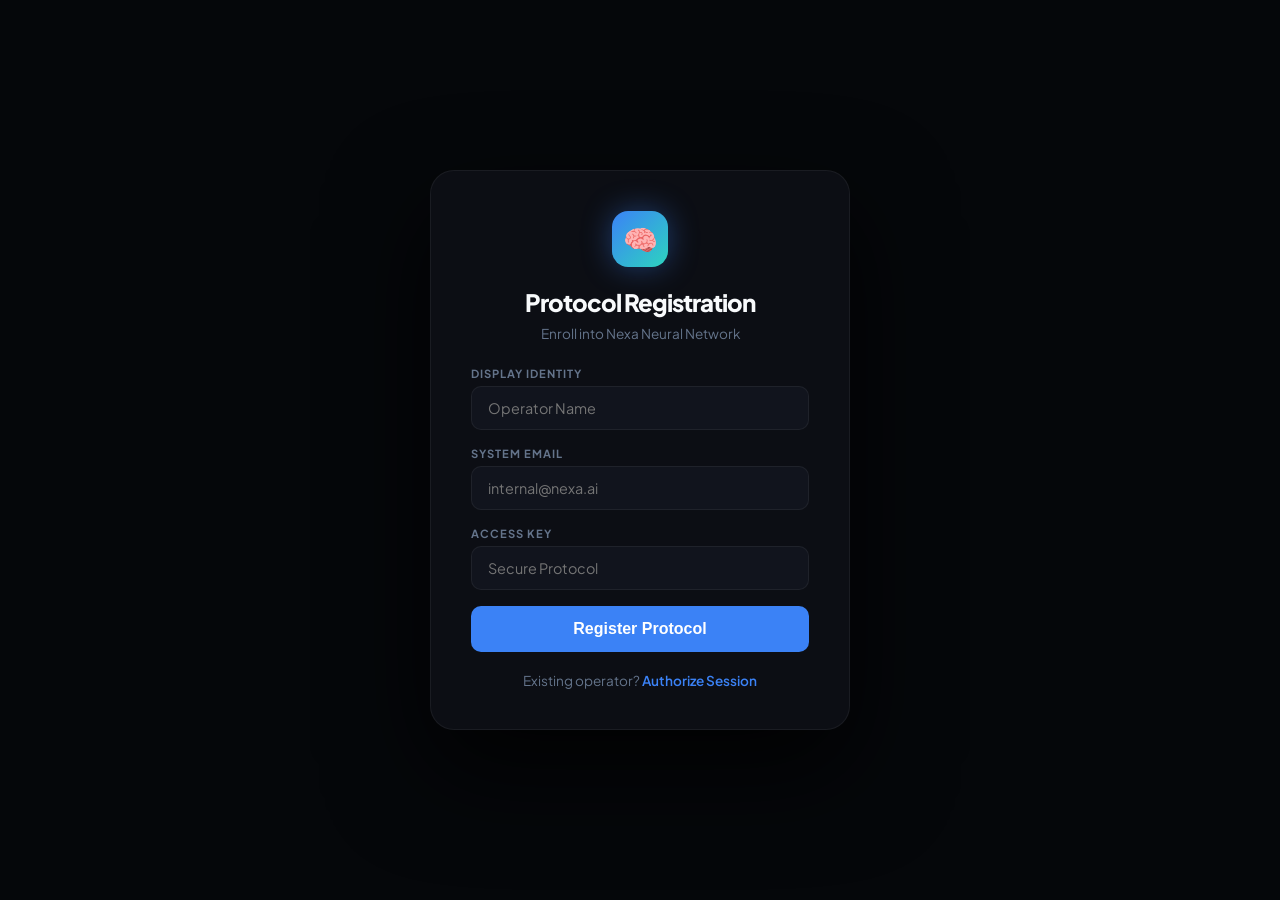
<file: frontend/register.html>
<!DOCTYPE html>
<html lang="en" data-theme="dark">
<head>
  <meta charset="UTF-8" />
  <meta name="viewport" content="width=device-width, initial-scale=1.0" />
  <title>Protocol Registration | Nexa AI</title>
  <link rel="preconnect" href="https://fonts.googleapis.com" />
  <link href="https://fonts.googleapis.com/css2?family=Plus+Jakarta+Sans:wght@400;600;700;800&display=swap" rel="stylesheet" />
  <style>
    :root {
      --bg: #05070a;
      --surface: #0c0e14;
      --accent: #3b82f6;
      --text: #f8fafc;
      --text-muted: #64748b;
      --border: rgba(255,255,255,0.06);
    }
    *, *::before, *::after { box-sizing: border-box; margin: 0; padding: 0; }
    body {
      font-family: 'Plus Jakarta Sans', sans-serif;
      background: var(--bg);
      color: var(--text);
      height: 100vh;
      display: flex;
      align-items: center;
      justify-content: center;
      overflow: hidden;
    }
    .auth-card {
      width: 100%;
      max-width: 420px;
      background: var(--surface);
      border: 1px solid var(--border);
      border-radius: 24px;
      padding: 40px;
      box-shadow: 0 40px 100px rgba(0,0,0,0.8);
      position: relative;
    }
    .logo {
      width: 56px; height: 56px; background: linear-gradient(135deg, #3b82f6, #2dd4bf);
      border-radius: 16px; display: grid; place-items: center; font-size: 28px;
      margin: 0 auto 20px; box-shadow: 0 0 30px rgba(59, 130, 246, 0.4);
    }
    h1 { font-size: 1.5rem; font-weight: 800; text-align: center; margin-bottom: 8px; letter-spacing: -1px; }
    p.subtitle { text-align: center; color: var(--text-muted); font-size: 0.85rem; margin-bottom: 24px; }
    
    .form-group { margin-bottom: 16px; }
    label { display: block; font-size: 0.7rem; font-weight: 700; text-transform: uppercase; letter-spacing: 1px; color: var(--text-muted); margin-bottom: 6px; }
    input {
      width: 100%; padding: 12px 16px; background: #11141d; border: 1px solid var(--border);
      border-radius: 10px; color: #fff; font-family: inherit; font-size: 0.9rem; outline: none; transition: 0.2s;
    }
    input:focus { border-color: var(--accent); box-shadow: 0 0 0 4px rgba(59, 130, 246, 0.1); }
    
    .btn {
      width: 100%; padding: 14px; background: var(--accent); color: #fff; border: none;
      border-radius: 10px; font-weight: 700; font-size: 1rem; cursor: pointer; transition: 0.2s;
    }
    .btn:hover { background: #2563eb; transform: translateY(-2px); }
    
    .footer { text-align: center; margin-top: 20px; font-size: 0.85rem; color: var(--text-muted); }
    .footer a { color: var(--accent); text-decoration: none; font-weight: 600; }
    .msg { padding: 10px; border-radius: 8px; font-size: 0.8rem; margin-top: 14px; text-align: center; display: none; }
    .msg.error { background: rgba(239, 68, 68, 0.1); color: #f87171; border: 1px solid rgba(239, 68, 68, 0.2); }
    .msg.success { background: rgba(34, 197, 94, 0.1); color: #4ade80; border: 1px solid rgba(34, 197, 94, 0.2); }
  </style>
</head>
<body>
  <div class="auth-card">
    <div class="logo">🧠</div>
    <h1>Protocol Registration</h1>
    <p class="subtitle">Enroll into Nexa Neural Network</p>
    
    <form id="register-form">
      <div class="form-group">
        <label>Display Identity</label>
        <input type="text" id="username" placeholder="Operator Name" required>
      </div>
      <div class="form-group">
        <label>System Email</label>
        <input type="email" id="email" placeholder="internal@nexa.ai" required>
      </div>
      <div class="form-group">
        <label>Access Key</label>
        <input type="password" id="password" placeholder="Secure Protocol" required>
      </div>
      <button type="submit" class="btn" id="reg-btn">Register Protocol</button>
      <div class="msg" id="msg"></div>
    </form>
    
    <div class="footer">
      Existing operator? <a href="login.html">Authorize Session</a>
    </div>
  </div>

  <script>
    const form = document.getElementById("register-form");
    const msgEl = document.getElementById("msg");
    const regBtn = document.getElementById("reg-btn");

    form.addEventListener("submit", async (e) => {
      e.preventDefault();
      const username = document.getElementById("username").value.trim();
      const email = document.getElementById("email").value.trim();
      const password = document.getElementById("password").value;
      
      regBtn.disabled = true;
      regBtn.textContent = "Negotiating...";
      
      try {
        const res = await fetch("/register", {
          method: "POST",
          headers: { "Content-Type": "application/json" },
          body: JSON.stringify({ username, email, password }),
        });
        const data = await res.json();

        if (res.ok) {
          msgEl.textContent = "Registration Successful. Redirecting...";
          msgEl.style.display = "block";
          msgEl.className = "msg success";
          setTimeout(() => { window.location.href = "login.html"; }, 1000);
        } else {
          msgEl.textContent = data.error || "Registration Failure";
          msgEl.style.display = "block";
          msgEl.className = "msg error";
          regBtn.disabled = false;
          regBtn.textContent = "Register Protocol";
        }
      } catch {
        msgEl.textContent = "Connection Failure";
        msgEl.style.display = "block";
        regBtn.disabled = false;
      }
    });
  </script>
</body>
</html>
</file>
